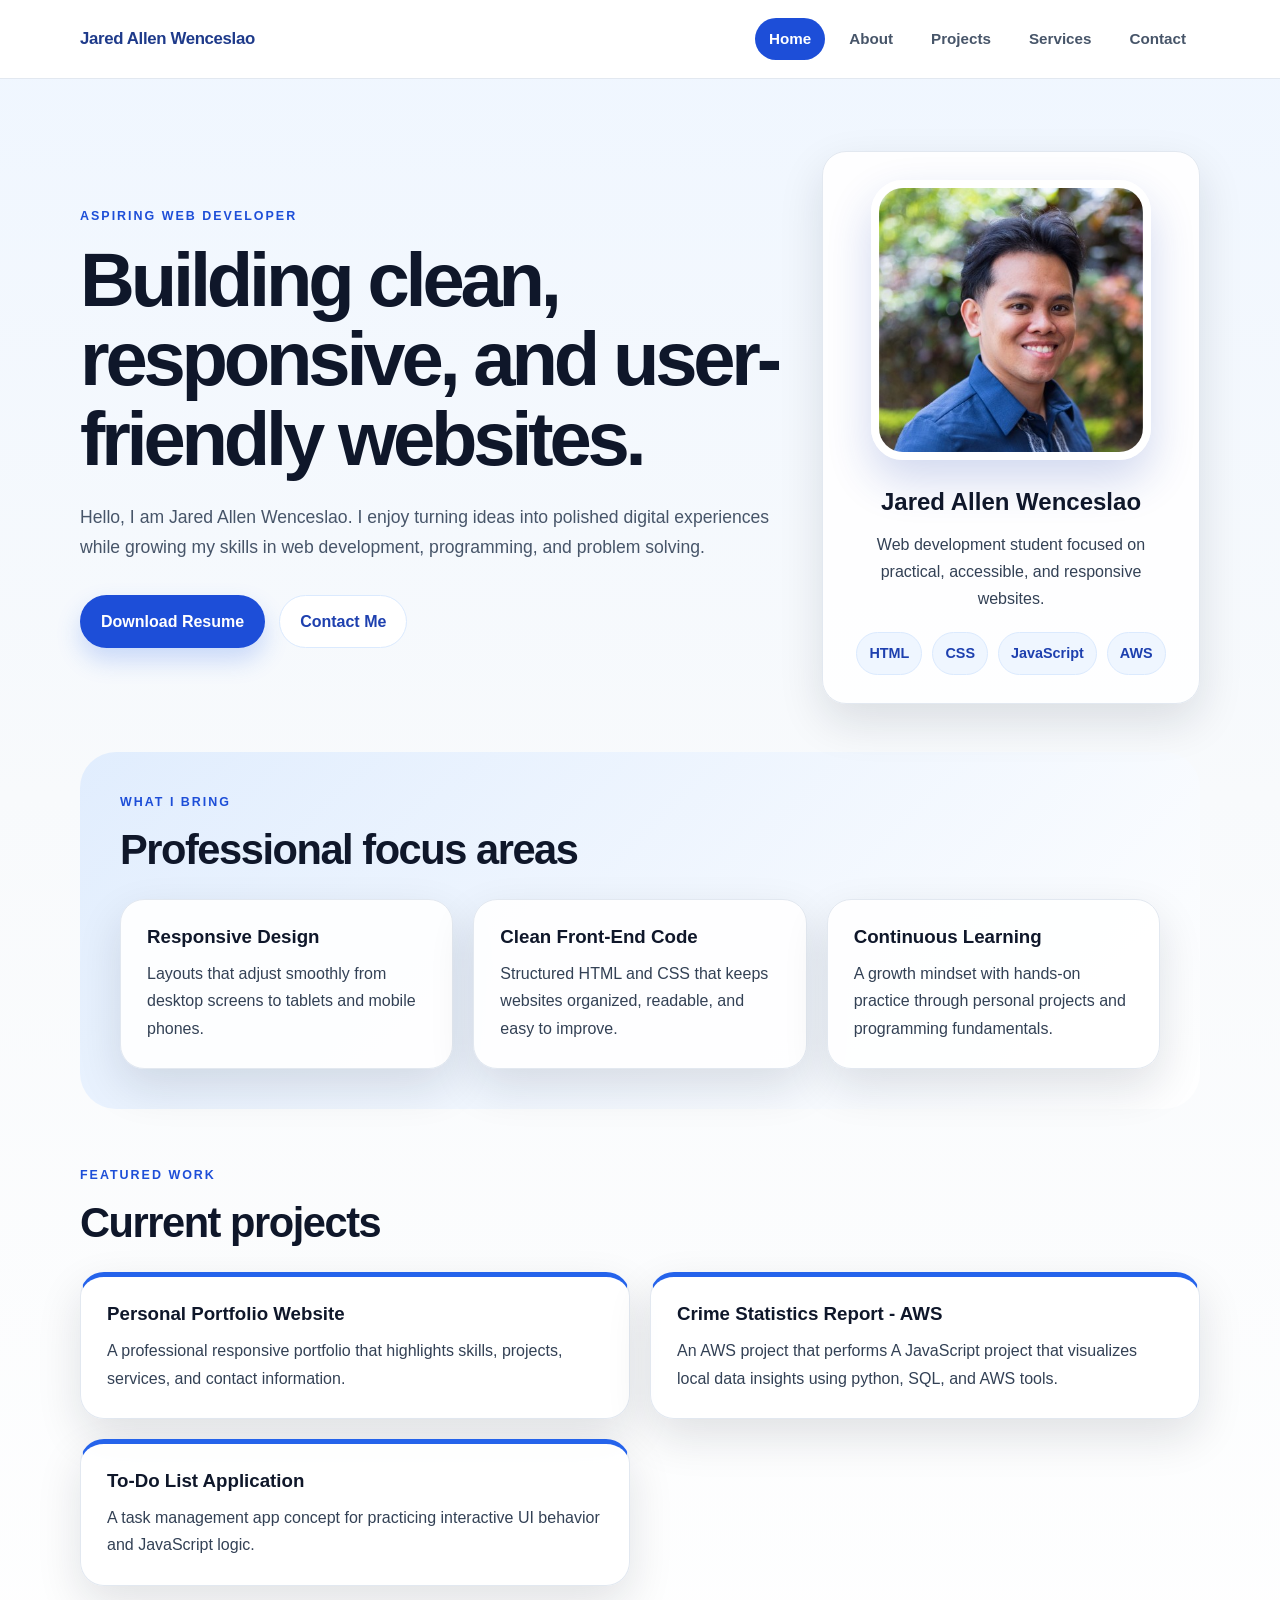
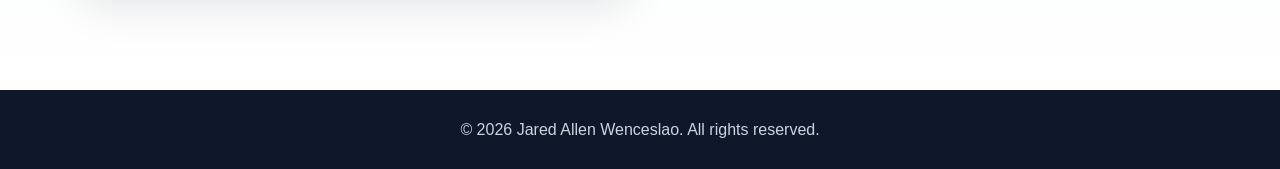
<file: index.html>
<!DOCTYPE html>
<html lang="en">
<head>
    <meta charset="UTF-8">
    <meta name="viewport" content="width=device-width, initial-scale=1.0">
    <meta name="description" content="Professional portfolio for Jared Allen Wenceslao, aspiring web developer and technology enthusiast.">
    <title>Jared Allen Wenceslao | Portfolio</title>
    <link rel="stylesheet" href="style.css">
</head>
<body>
    <header class="site-header">
        <nav class="navbar" aria-label="Main navigation">
            <a class="brand" href="index.html">Jared Allen Wenceslao</a>
            <div class="nav-links">
                <a class="active" href="index.html">Home</a>
                <a href="about.html">About</a>
                <a href="projects.html">Projects</a>
                <a href="services.html">Services</a>
                <a href="contact.html">Contact</a>
            </div>
        </nav>
    </header>

    <main>
        <section class="hero">
            <div class="hero-content">
                <p class="eyebrow">Aspiring Web Developer</p>
                <h1>Building clean, responsive, and user-friendly websites.</h1>
                <p class="hero-copy">
                    Hello, I am Jared Allen Wenceslao. I enjoy turning ideas into polished digital experiences
                    while growing my skills in web development, programming, and problem solving.
                </p>
                <div class="button-row">
                    <a class="button primary" href="Resume - Jared Allen Wenceslao.pdf" download="Resume - Jared Allen Wenceslao.pdf">Download Resume</a>
                    <a class="button secondary" href="contact.html">Contact Me</a>
                </div>
            </div>

            <aside class="profile-card" aria-label="Profile summary">
                <img class="profile-photo" src="profilepic.jpg" alt="My portrait">
                <h2>Jared Allen Wenceslao</h2>
                <p>Web development student focused on practical, accessible, and responsive websites.</p>
                <div class="profile-tags">
                    <span>HTML</span>
                    <span>CSS</span>
                    <span>JavaScript</span>
                    <span>AWS</span>
                </div>
            </aside>
        </section>

        <section class="section section-light">
            <div class="section-heading">
                <p class="eyebrow">What I bring</p>
                <h2>Professional focus areas</h2>
            </div>
            <div class="feature-grid">
                <article class="feature-card">
                    <h3>Responsive Design</h3>
                    <p>Layouts that adjust smoothly from desktop screens to tablets and mobile phones.</p>
                </article>
                <article class="feature-card">
                    <h3>Clean Front-End Code</h3>
                    <p>Structured HTML and CSS that keeps websites organized, readable, and easy to improve.</p>
                </article>
                <article class="feature-card">
                    <h3>Continuous Learning</h3>
                    <p>A growth mindset with hands-on practice through personal projects and programming fundamentals.</p>
                </article>
            </div>
        </section>

        <section class="section">
            <div class="section-heading">
                <p class="eyebrow">Featured work</p>
                <h2>Current projects</h2>
            </div>
            <div class="card-grid">
                <article class="project-card">
                    <h3>Personal Portfolio Website</h3>
                    <p>A professional responsive portfolio that highlights skills, projects, services, and contact information.</p>
                </article>
                <article class="project-card">
                    <h3>Crime Statistics Report - AWS</h3>
                    <p>An AWS project that performs A JavaScript project that visualizes local data insights using python, SQL, and AWS tools.</p>
                </article>
                <article class="project-card">
                    <h3>To-Do List Application</h3>
                    <p>A task management app concept for practicing interactive UI behavior and JavaScript logic.</p>
                </article>
            </div>
        </section>
    </main>

    <footer class="site-footer">
        <p>&copy; 2026 Jared Allen Wenceslao. All rights reserved.</p>
    </footer>
</body>
</html>
</file>
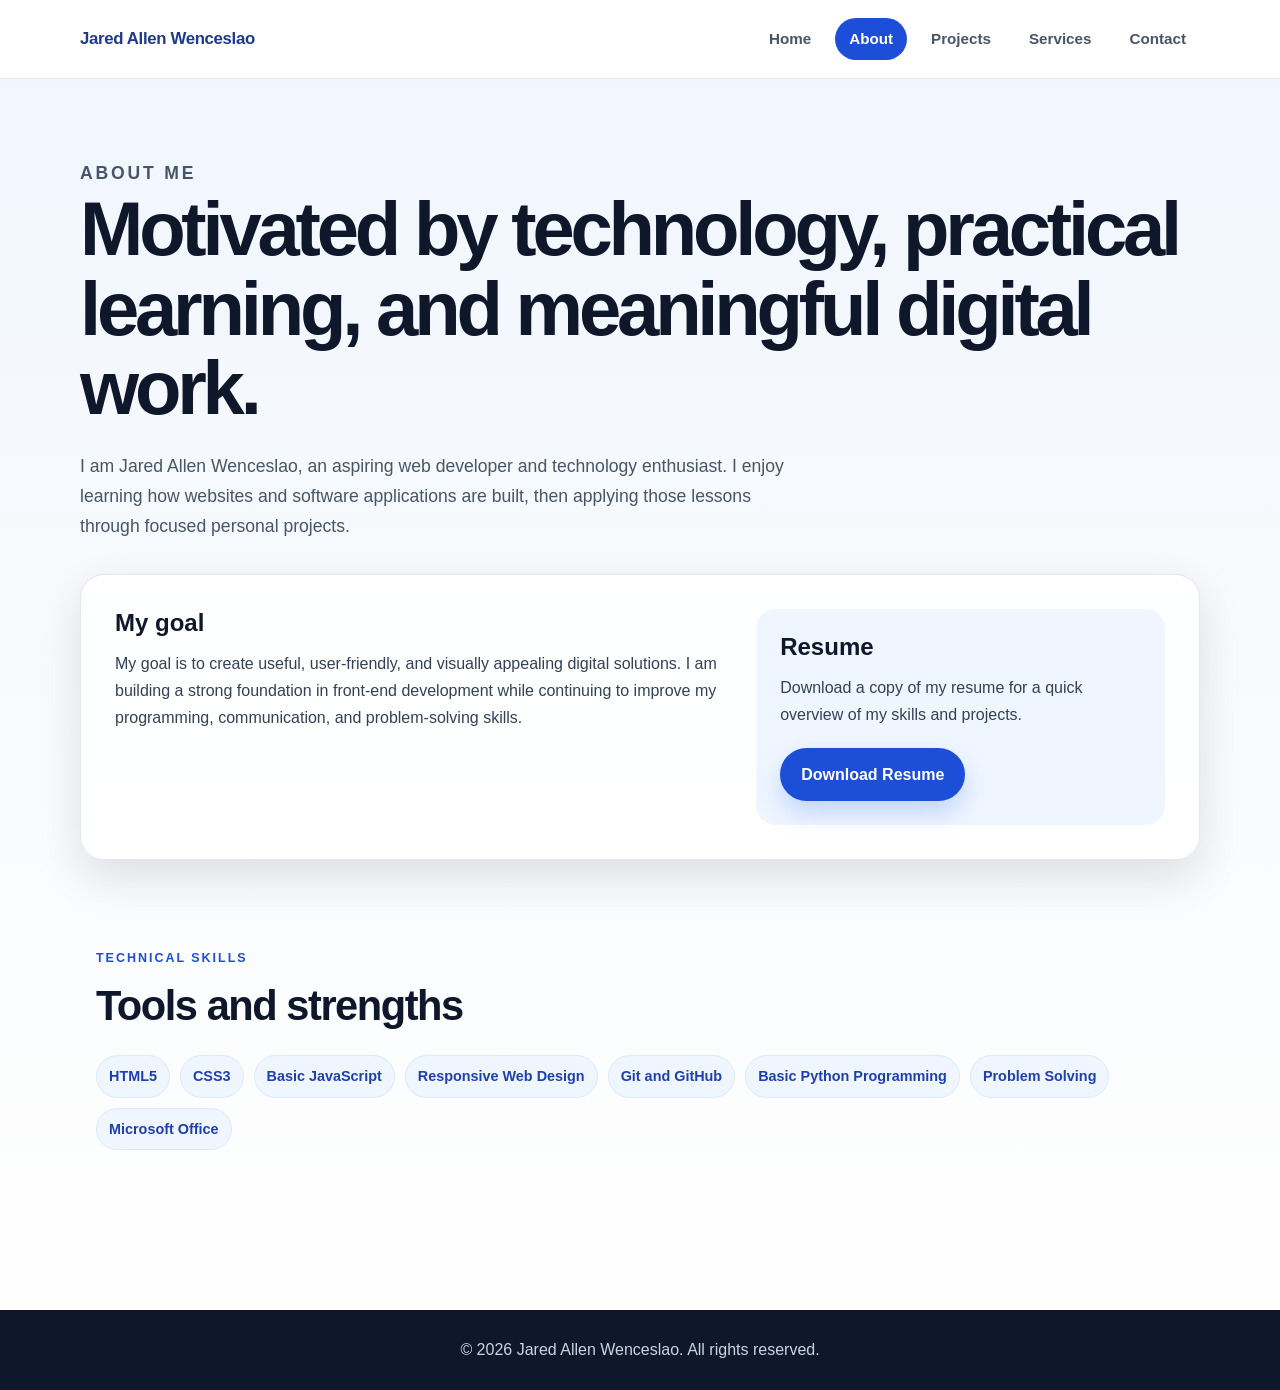
<file: about.html>
<!DOCTYPE html>
<html lang="en">
<head>
    <meta charset="UTF-8">
    <meta name="viewport" content="width=device-width, initial-scale=1.0">
    <meta name="description" content="Learn more about Jared Allen Wenceslao's background, skills, and career goals.">
    <title>About | Jared Allen Wenceslao</title>
    <link rel="stylesheet" href="style.css">
</head>
<body>
    <header class="site-header">
        <nav class="navbar" aria-label="Main navigation">
            <a class="brand" href="index.html">Jared Allen Wenceslao</a>
            <div class="nav-links">
                <a href="index.html">Home</a>
                <a class="active" href="about.html">About</a>
                <a href="projects.html">Projects</a>
                <a href="services.html">Services</a>
                <a href="contact.html">Contact</a>
            </div>
        </nav>
    </header>

    <main class="page-shell">
        <section class="page-hero">
            <p class="eyebrow">About me</p>
            <h1>Motivated by technology, practical learning, and meaningful digital work.</h1>
            <p>
                I am Jared Allen Wenceslao, an aspiring web developer and technology enthusiast.
                I enjoy learning how websites and software applications are built, then applying
                those lessons through focused personal projects.
            </p>
        </section>

        <section class="content-card two-column">
            <div>
                <h2>My goal</h2>
                <p>
                    My goal is to create useful, user-friendly, and visually appealing digital
                    solutions. I am building a strong foundation in front-end development while
                    continuing to improve my programming, communication, and problem-solving skills.
                </p>
            </div>
            <div class="highlight-panel">
                <h2>Resume</h2>
                <p>Download a copy of my resume for a quick overview of my skills and projects.</p>
                <a class="button primary" href="Resume - Jared Allen Wenceslao.pdf" download="Resume - Jared Allen Wenceslao.pdf">Download Resume</a>
            </div>
        </section>

        <section class="section">
            <div class="section-heading">
                <p class="eyebrow">Technical skills</p>
                <h2>Tools and strengths</h2>
            </div>
            <div class="skills-grid">
                <span>HTML5</span>
                <span>CSS3</span>
                <span>Basic JavaScript</span>
                <span>Responsive Web Design</span>
                <span>Git and GitHub</span>
                <span>Basic Python Programming</span>
                <span>Problem Solving</span>
                <span>Microsoft Office</span>
            </div>
        </section>
    </main>

    <footer class="site-footer">
        <p>&copy; 2026 Jared Allen Wenceslao. All rights reserved.</p>
    </footer>
</body>
</html>
</file>
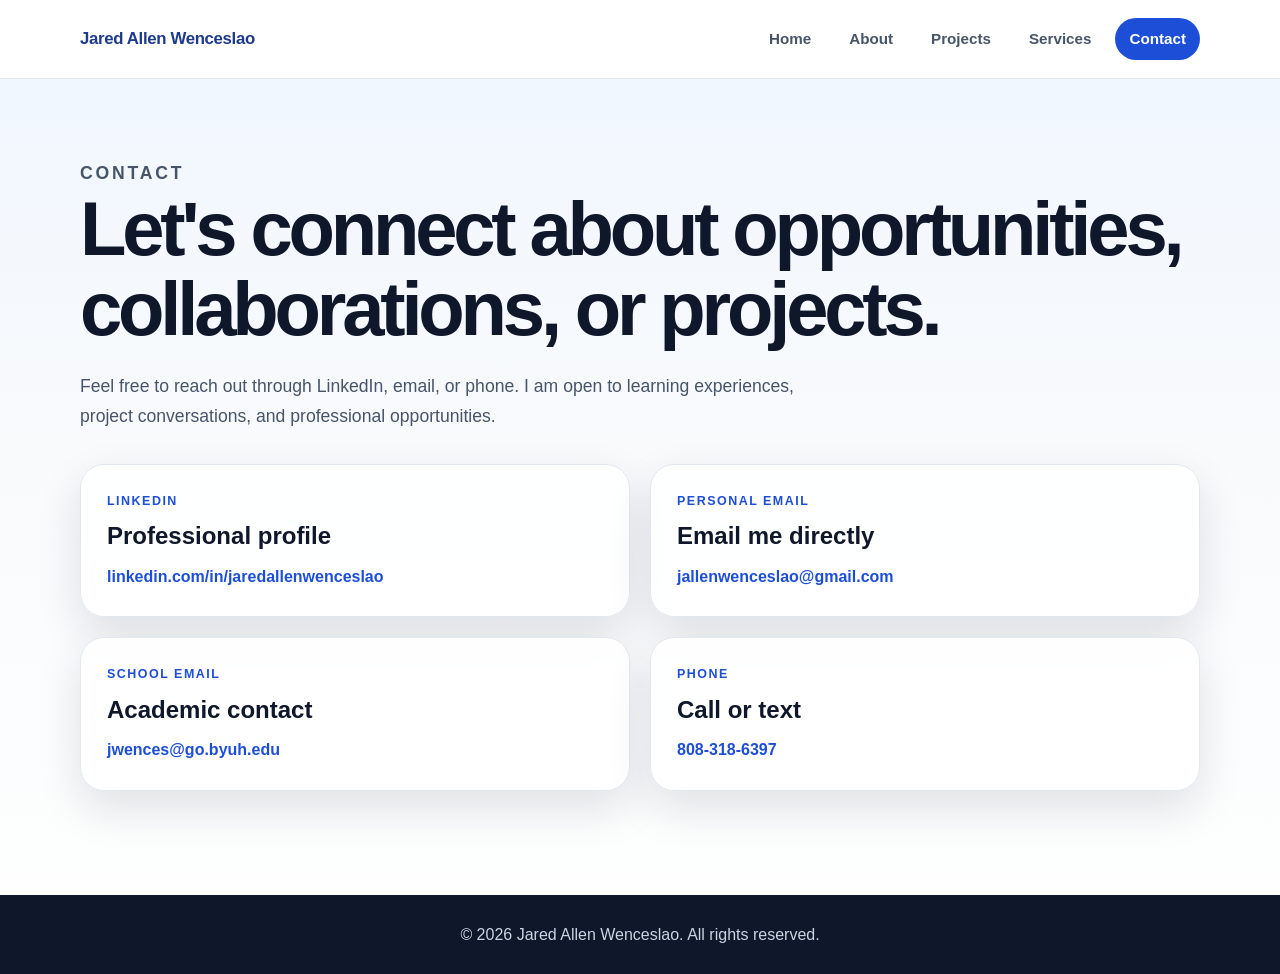
<file: contact.html>
<!DOCTYPE html>
<html lang="en">
<head>
    <meta charset="UTF-8">
    <meta name="viewport" content="width=device-width, initial-scale=1.0">
    <meta name="description" content="Contact Jared Allen Wenceslao by LinkedIn, email, or phone.">
    <title>Contact | Jared Allen Wenceslao</title>
    <link rel="stylesheet" href="style.css">
</head>
<body>
    <header class="site-header">
        <nav class="navbar" aria-label="Main navigation">
            <a class="brand" href="index.html">Jared Allen Wenceslao</a>
            <div class="nav-links">
                <a href="index.html">Home</a>
                <a href="about.html">About</a>
                <a href="projects.html">Projects</a>
                <a href="services.html">Services</a>
                <a class="active" href="contact.html">Contact</a>
            </div>
        </nav>
    </header>

    <main class="page-shell">
        <section class="page-hero">
            <p class="eyebrow">Contact</p>
            <h1>Let's connect about opportunities, collaborations, or projects.</h1>
            <p>
                Feel free to reach out through LinkedIn, email, or phone. I am open to
                learning experiences, project conversations, and professional opportunities.
            </p>
        </section>

        <section class="contact-grid">
            <article class="contact-item">
                <span class="contact-label">LinkedIn</span>
                <h2>Professional profile</h2>
                <a href="https://www.linkedin.com/in/jaredallenwenceslao/" target="_blank" rel="noopener">
                    linkedin.com/in/jaredallenwenceslao
                </a>
            </article>

            <article class="contact-item">
                <span class="contact-label">Personal email</span>
                <h2>Email me directly</h2>
                <a href="mailto:jallenwenceslao@gmail.com">jallenwenceslao@gmail.com</a>
            </article>

            <article class="contact-item">
                <span class="contact-label">School email</span>
                <h2>Academic contact</h2>
                <a href="mailto:jwences@go.byuh.edu">jwences@go.byuh.edu</a>
            </article>

            <article class="contact-item">
                <span class="contact-label">Phone</span>
                <h2>Call or text</h2>
                <a href="tel:+18083186397">808-318-6397</a>
            </article>
        </section>
    </main>

    <footer class="site-footer">
        <p>&copy; 2026 Jared Allen Wenceslao. All rights reserved.</p>
    </footer>
</body>
</html>
</file>
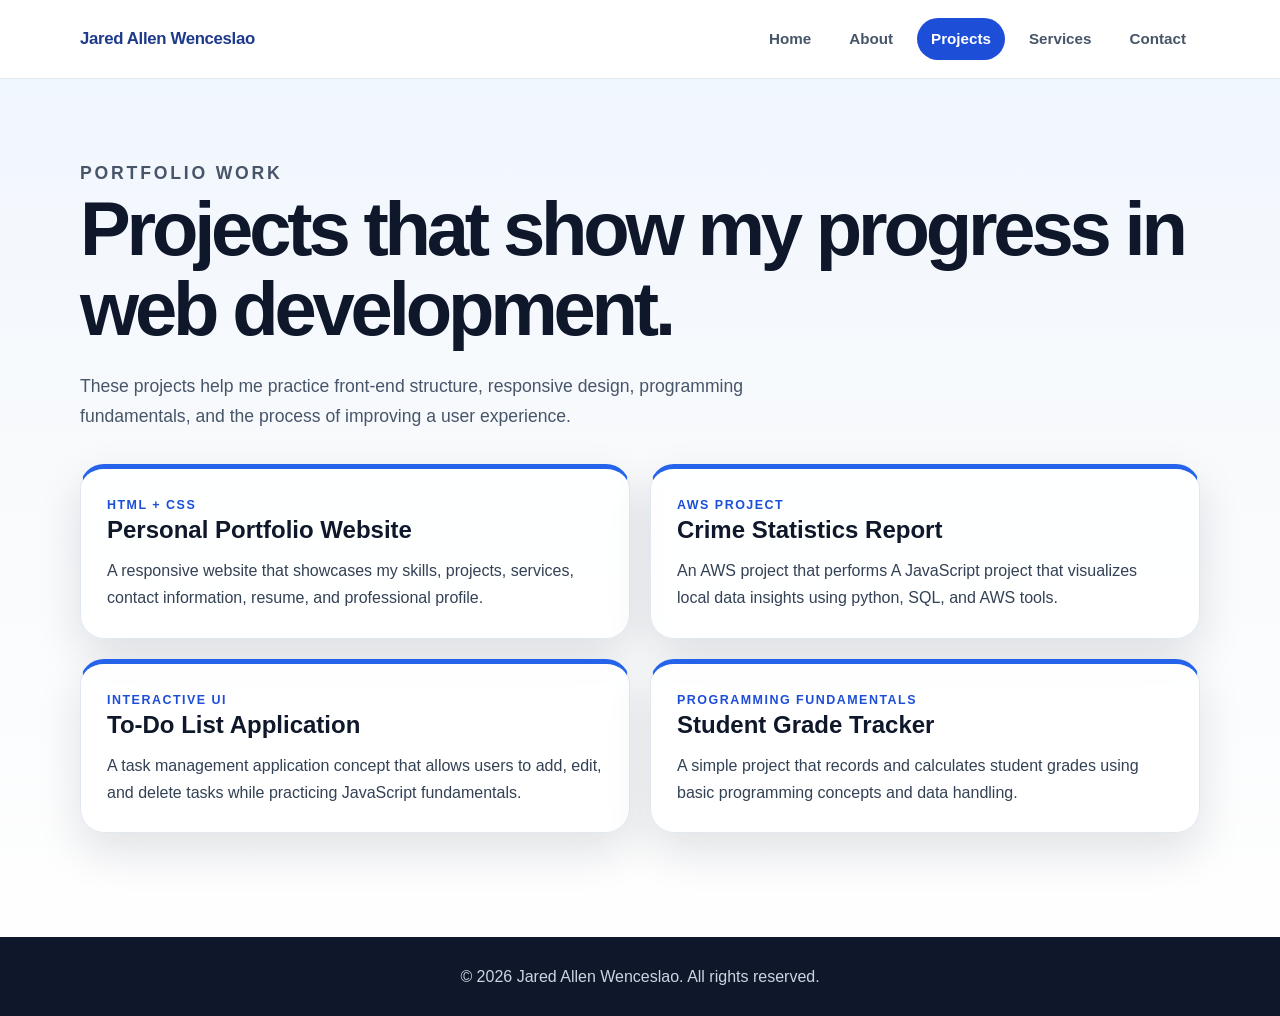
<file: projects.html>
<!DOCTYPE html>
<html lang="en">
<head>
    <meta charset="UTF-8">
    <meta name="viewport" content="width=device-width, initial-scale=1.0">
    <meta name="description" content="Projects by Jared Allen Wenceslao, including responsive websites and beginner JavaScript applications.">
    <title>Projects | Jared Allen Wenceslao</title>
    <link rel="stylesheet" href="style.css">
</head>
<body>
    <header class="site-header">
        <nav class="navbar" aria-label="Main navigation">
            <a class="brand" href="index.html">Jared Allen Wenceslao</a>
            <div class="nav-links">
                <a href="index.html">Home</a>
                <a href="about.html">About</a>
                <a class="active" href="projects.html">Projects</a>
                <a href="services.html">Services</a>
                <a href="contact.html">Contact</a>
            </div>
        </nav>
    </header>

    <main class="page-shell">
        <section class="page-hero">
            <p class="eyebrow">Portfolio work</p>
            <h1>Projects that show my progress in web development.</h1>
            <p>
                These projects help me practice front-end structure, responsive design,
                programming fundamentals, and the process of improving a user experience.
            </p>
        </section>

        <section class="card-grid">
            <article class="project-card">
                <p class="project-meta">HTML + CSS</p>
                <h2>Personal Portfolio Website</h2>
                <p>
                    A responsive website that showcases my skills, projects, services,
                    contact information, resume, and professional profile.
                </p>
            </article>

            <article class="project-card">
                <p class="project-meta">AWS Project</p>
                <h2>Crime Statistics Report</h2>
                <p>
                    An AWS project that performs A JavaScript project 
                    that visualizes local data insights using python, SQL, and AWS tools.
                </p>
            </article>

            <article class="project-card">
                <p class="project-meta">Interactive UI</p>
                <h2>To-Do List Application</h2>
                <p>
                    A task management application concept that allows users to add, edit,
                    and delete tasks while practicing JavaScript fundamentals.
                </p>
            </article>

            <article class="project-card">
                <p class="project-meta">Programming Fundamentals</p>
                <h2>Student Grade Tracker</h2>
                <p>
                    A simple project that records and calculates student grades using
                    basic programming concepts and data handling.
                </p>
            </article>
        </section>
    </main>

    <footer class="site-footer">
        <p>&copy; 2026 Jared Allen Wenceslao. All rights reserved.</p>
    </footer>
</body>
</html>
</file>
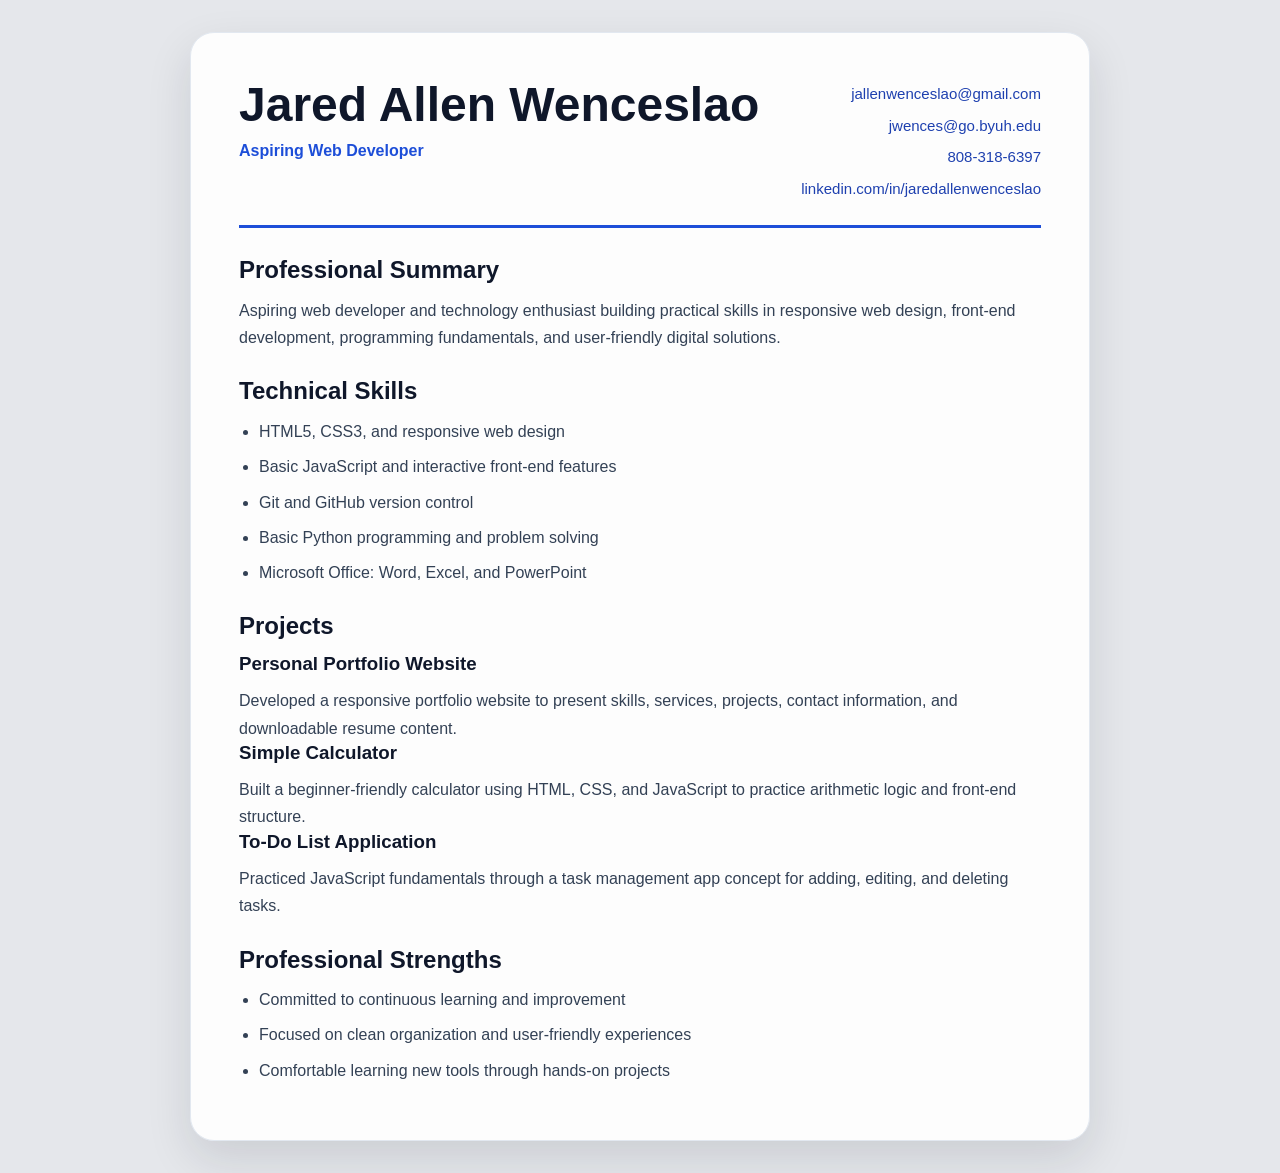
<file: resume.html>
<!DOCTYPE html>
<html lang="en">
<head>
    <meta charset="UTF-8">
    <meta name="viewport" content="width=device-width, initial-scale=1.0">
    <title>Resume | Jared Allen Wenceslao</title>
    <link rel="stylesheet" href="style.css">
</head>
<body class="resume-page">
    <main class="resume-document">
        <header class="resume-header">
            <div>
                <h1>Jared Allen Wenceslao</h1>
                <p>Aspiring Web Developer</p>
            </div>
            <div class="resume-contact">
                <a href="mailto:jallenwenceslao@gmail.com">jallenwenceslao@gmail.com</a>
                <a href="mailto:jwences@go.byuh.edu">jwences@go.byuh.edu</a>
                <a href="tel:+18083186397">808-318-6397</a>
                <a href="https://www.linkedin.com/in/jaredallenwenceslao/">linkedin.com/in/jaredallenwenceslao</a>
            </div>
        </header>

        <section>
            <h2>Professional Summary</h2>
            <p>
                Aspiring web developer and technology enthusiast building practical skills in
                responsive web design, front-end development, programming fundamentals, and
                user-friendly digital solutions.
            </p>
        </section>

        <section>
            <h2>Technical Skills</h2>
            <ul class="resume-list">
                <li>HTML5, CSS3, and responsive web design</li>
                <li>Basic JavaScript and interactive front-end features</li>
                <li>Git and GitHub version control</li>
                <li>Basic Python programming and problem solving</li>
                <li>Microsoft Office: Word, Excel, and PowerPoint</li>
            </ul>
        </section>

        <section>
            <h2>Projects</h2>
            <article>
                <h3>Personal Portfolio Website</h3>
                <p>
                    Developed a responsive portfolio website to present skills, services, projects,
                    contact information, and downloadable resume content.
                </p>
            </article>
            <article>
                <h3>Simple Calculator</h3>
                <p>
                    Built a beginner-friendly calculator using HTML, CSS, and JavaScript to practice
                    arithmetic logic and front-end structure.
                </p>
            </article>
            <article>
                <h3>To-Do List Application</h3>
                <p>
                    Practiced JavaScript fundamentals through a task management app concept for adding,
                    editing, and deleting tasks.
                </p>
            </article>
        </section>

        <section>
            <h2>Professional Strengths</h2>
            <ul class="resume-list">
                <li>Committed to continuous learning and improvement</li>
                <li>Focused on clean organization and user-friendly experiences</li>
                <li>Comfortable learning new tools through hands-on projects</li>
            </ul>
        </section>
    </main>
</body>
</html>
</file>
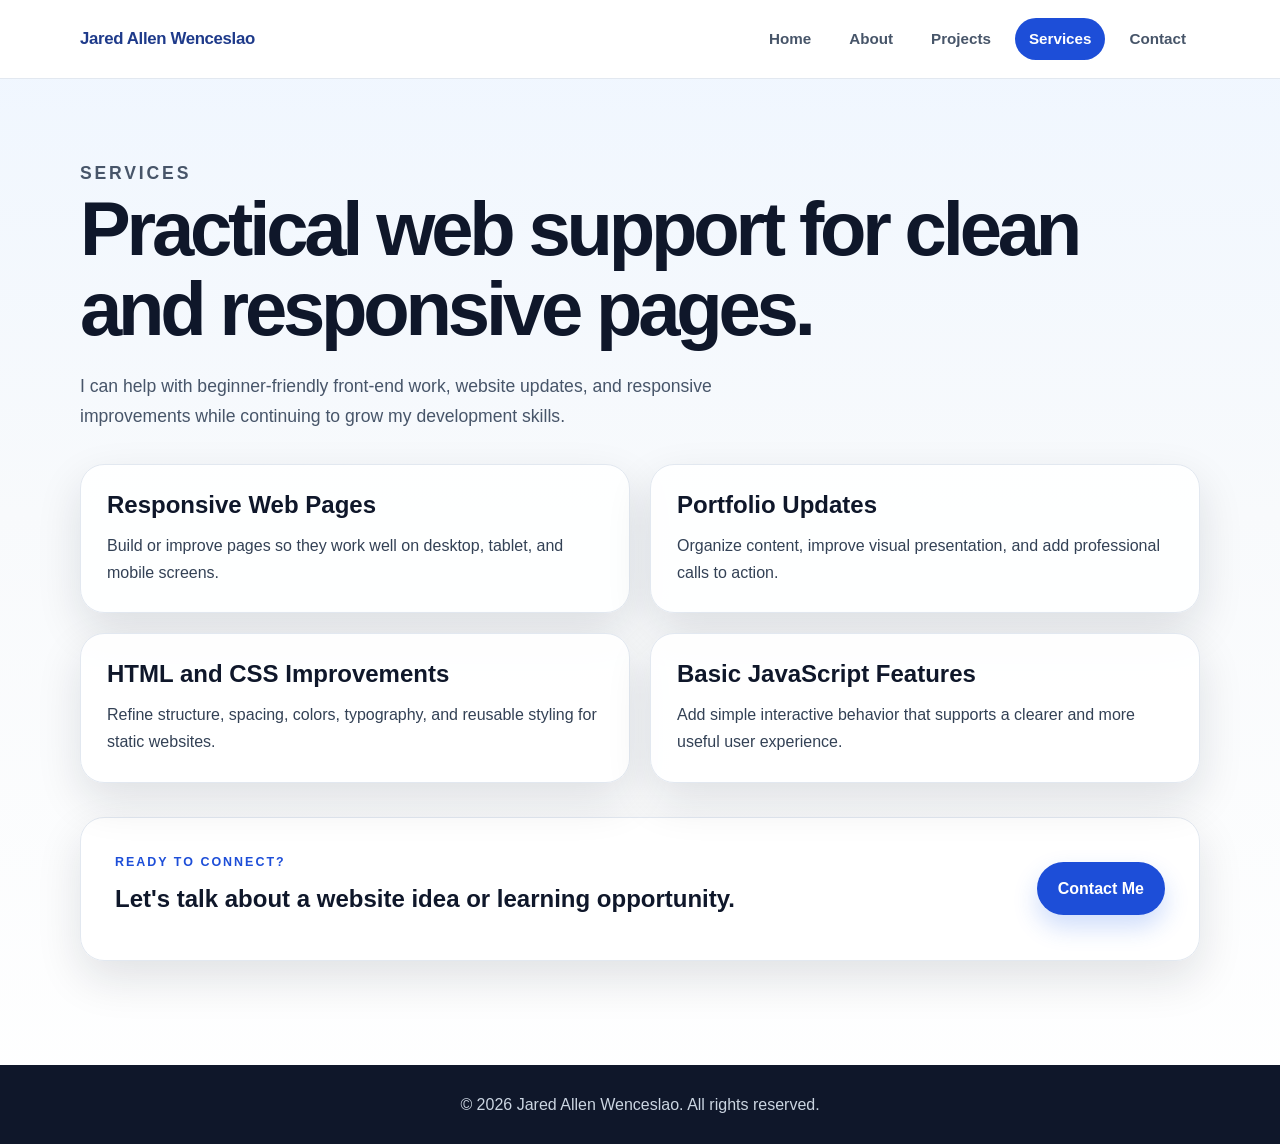
<file: services.html>
<!DOCTYPE html>
<html lang="en">
<head>
    <meta charset="UTF-8">
    <meta name="viewport" content="width=device-width, initial-scale=1.0">
    <meta name="description" content="Services Jared Allen Wenceslao can support, including responsive web pages and website improvements.">
    <title>Services | Jared Allen Wenceslao</title>
    <link rel="stylesheet" href="style.css">
</head>
<body>
    <header class="site-header">
        <nav class="navbar" aria-label="Main navigation">
            <a class="brand" href="index.html">Jared Allen Wenceslao</a>
            <div class="nav-links">
                <a href="index.html">Home</a>
                <a href="about.html">About</a>
                <a href="projects.html">Projects</a>
                <a class="active" href="services.html">Services</a>
                <a href="contact.html">Contact</a>
            </div>
        </nav>
    </header>

    <main class="page-shell">
        <section class="page-hero">
            <p class="eyebrow">Services</p>
            <h1>Practical web support for clean and responsive pages.</h1>
            <p>
                I can help with beginner-friendly front-end work, website updates,
                and responsive improvements while continuing to grow my development skills.
            </p>
        </section>

        <section class="card-grid">
            <article class="feature-card">
                <h2>Responsive Web Pages</h2>
                <p>Build or improve pages so they work well on desktop, tablet, and mobile screens.</p>
            </article>
            <article class="feature-card">
                <h2>Portfolio Updates</h2>
                <p>Organize content, improve visual presentation, and add professional calls to action.</p>
            </article>
            <article class="feature-card">
                <h2>HTML and CSS Improvements</h2>
                <p>Refine structure, spacing, colors, typography, and reusable styling for static websites.</p>
            </article>
            <article class="feature-card">
                <h2>Basic JavaScript Features</h2>
                <p>Add simple interactive behavior that supports a clearer and more useful user experience.</p>
            </article>
        </section>

        <section class="cta-band">
            <div>
                <p class="eyebrow">Ready to connect?</p>
                <h2>Let's talk about a website idea or learning opportunity.</h2>
            </div>
            <a class="button primary" href="contact.html">Contact Me</a>
        </section>
    </main>

    <footer class="site-footer">
        <p>&copy; 2026 Jared Allen Wenceslao. All rights reserved.</p>
    </footer>
</body>
</html>
</file>
<file: style.css>
:root {
    --blue-950: #0f172a;
    --blue-900: #1e3a8a;
    --blue-800: #1e40af;
    --blue-700: #1d4ed8;
    --blue-600: #2563eb;
    --blue-100: #dbeafe;
    --blue-50: #eff6ff;
    --slate-700: #334155;
    --slate-600: #475569;
    --slate-200: #e2e8f0;
    --white: #ffffff;
    --shadow: 0 18px 45px rgba(15, 23, 42, 0.12);
    --radius: 24px;
}

* {
    box-sizing: border-box;
}

html {
    scroll-behavior: smooth;
}

body {
    margin: 0;
    font-family: Arial, Helvetica, sans-serif;
    line-height: 1.7;
    color: var(--slate-700);
    background: linear-gradient(180deg, var(--blue-50) 0%, #f8fafc 45%, var(--white) 100%);
}

a {
    color: inherit;
}

img {
    display: block;
    max-width: 100%;
}

.site-header {
    position: sticky;
    top: 0;
    z-index: 10;
    background: rgba(255, 255, 255, 0.95);
    border-bottom: 1px solid var(--slate-200);
    backdrop-filter: blur(12px);
}

.navbar {
    display: flex;
    align-items: center;
    justify-content: space-between;
    gap: 24px;
    width: min(1120px, calc(100% - 32px));
    margin: 0 auto;
    padding: 18px 0;
}

.brand {
    color: var(--blue-900);
    font-size: 1.05rem;
    font-weight: 800;
    letter-spacing: -0.02em;
    text-decoration: none;
}

.nav-links {
    display: flex;
    align-items: center;
    justify-content: flex-end;
    flex-wrap: wrap;
    gap: 10px;
}

.nav-links a {
    color: var(--slate-600);
    border-radius: 999px;
    font-size: 0.95rem;
    font-weight: 700;
    padding: 8px 14px;
    text-decoration: none;
    transition: 0.2s ease;
}

.nav-links a:hover,
.nav-links a.active {
    color: var(--white);
    background: var(--blue-700);
}

.hero,
.page-shell,
.section {
    width: min(1120px, calc(100% - 32px));
    margin: 0 auto;
}

.hero {
    display: grid;
    grid-template-columns: minmax(0, 1.3fr) minmax(280px, 0.7fr);
    align-items: center;
    gap: 40px;
    padding: 72px 0 48px;
}

.hero-content h1,
.page-hero h1 {
    color: var(--blue-950);
    font-size: clamp(2.2rem, 6vw, 4.75rem);
    line-height: 1.05;
    letter-spacing: -0.055em;
    margin: 0;
}

.hero-copy,
.page-hero p {
    max-width: 720px;
    color: var(--slate-600);
    font-size: 1.1rem;
    margin: 24px 0 0;
}

.eyebrow {
    color: var(--blue-700);
    font-size: 0.78rem;
    font-weight: 800;
    letter-spacing: 0.16em;
    margin: 0 0 12px;
    text-transform: uppercase;
}

.button-row {
    display: flex;
    flex-wrap: wrap;
    gap: 14px;
    margin-top: 32px;
}

.button {
    display: inline-flex;
    align-items: center;
    justify-content: center;
    min-height: 48px;
    border: 1px solid transparent;
    border-radius: 999px;
    font-weight: 800;
    padding: 12px 20px;
    text-decoration: none;
    transition: transform 0.2s ease, box-shadow 0.2s ease, background 0.2s ease;
}

.button:hover {
    transform: translateY(-2px);
}

.button.primary {
    color: var(--white);
    background: var(--blue-700);
    box-shadow: 0 12px 24px rgba(37, 99, 235, 0.22);
}

.button.primary:hover {
    background: var(--blue-800);
}

.button.secondary {
    color: var(--blue-800);
    background: var(--white);
    border-color: var(--blue-100);
}

.profile-card,
.content-card,
.feature-card,
.project-card,
.contact-item,
.cta-band,
.resume-document {
    background: rgba(255, 255, 255, 0.92);
    border: 1px solid var(--slate-200);
    border-radius: var(--radius);
    box-shadow: var(--shadow);
}

.profile-card {
    padding: 28px;
    text-align: center;
}

.profile-photo {
    width: min(280px, 80vw);
    aspect-ratio: 1;
    object-fit: cover;
    border: 8px solid var(--white);
    border-radius: 32px;
    box-shadow: 0 20px 45px rgba(30, 64, 175, 0.2);
    margin: 0 auto 22px;
}

.profile-card h2 {
    color: var(--blue-950);
    font-size: 1.5rem;
    margin: 0 0 8px;
}

.profile-card p {
    margin: 0;
}

.profile-tags,
.skills-grid {
    display: flex;
    flex-wrap: wrap;
    gap: 10px;
}

.profile-tags {
    justify-content: center;
    margin-top: 20px;
}

.profile-tags span,
.skills-grid span {
    color: var(--blue-800);
    background: var(--blue-50);
    border: 1px solid var(--blue-100);
    border-radius: 999px;
    font-size: 0.9rem;
    font-weight: 800;
    padding: 8px 12px;
}

.section {
    padding: 56px 0;
}

.section-light {
    background: linear-gradient(135deg, rgba(219, 234, 254, 0.8), rgba(255, 255, 255, 0.92));
    border-radius: 36px;
    padding: 40px;
}

.section-heading {
    max-width: 720px;
    margin-bottom: 24px;
}

.section-heading h2,
.content-card h2,
.feature-card h2,
.feature-card h3,
.project-card h2,
.project-card h3,
.contact-item h2,
.cta-band h2,
.resume-document h2,
.resume-document h3 {
    color: var(--blue-950);
    line-height: 1.2;
    margin: 0 0 12px;
}

.section-heading h2 {
    font-size: clamp(1.8rem, 4vw, 2.6rem);
    letter-spacing: -0.035em;
}

.feature-grid,
.card-grid,
.contact-grid {
    display: grid;
    grid-template-columns: repeat(3, minmax(0, 1fr));
    gap: 20px;
}

.card-grid {
    grid-template-columns: repeat(2, minmax(0, 1fr));
}

.feature-card,
.project-card,
.contact-item {
    padding: 26px;
}

.feature-card p,
.project-card p,
.contact-item p,
.content-card p,
.resume-document p {
    margin: 0;
}

.project-card {
    border-top: 5px solid var(--blue-600);
}

.project-meta,
.contact-label {
    color: var(--blue-700);
    display: block;
    font-size: 0.78rem;
    font-weight: 800;
    letter-spacing: 0.12em;
    margin: 0 0 10px;
    text-transform: uppercase;
}

.page-shell {
    padding: 56px 0;
}

.page-hero {
    margin-bottom: 32px;
}

.content-card {
    padding: 34px;
    margin: 32px 0;
}

.two-column {
    display: grid;
    grid-template-columns: minmax(0, 1.2fr) minmax(260px, 0.8fr);
    gap: 28px;
}

.highlight-panel {
    background: var(--blue-50);
    border-radius: 20px;
    padding: 24px;
}

.highlight-panel .button {
    margin-top: 20px;
}

.skills-grid {
    align-items: center;
}

.cta-band {
    display: flex;
    align-items: center;
    justify-content: space-between;
    gap: 24px;
    padding: 34px;
    margin-top: 34px;
}

.contact-grid {
    grid-template-columns: repeat(2, minmax(0, 1fr));
}

.contact-item a {
    color: var(--blue-700);
    font-weight: 800;
    overflow-wrap: anywhere;
    text-decoration: none;
}

.contact-item a:hover {
    text-decoration: underline;
}

.site-footer {
    color: #cbd5e1;
    background: var(--blue-950);
    margin-top: 48px;
    padding: 26px 16px;
    text-align: center;
}

.site-footer p {
    margin: 0;
}

.resume-page {
    background: #e5e7eb;
    padding: 32px 16px;
}

.resume-document {
    max-width: 900px;
    margin: 0 auto;
    padding: 48px;
}

.resume-header {
    display: flex;
    align-items: flex-start;
    justify-content: space-between;
    gap: 24px;
    border-bottom: 3px solid var(--blue-700);
    padding-bottom: 24px;
    margin-bottom: 28px;
}

.resume-header h1 {
    color: var(--blue-950);
    font-size: clamp(2rem, 4vw, 3rem);
    line-height: 1;
    margin: 0 0 8px;
}

.resume-header p {
    color: var(--blue-700);
    font-weight: 800;
}

.resume-contact {
    display: grid;
    gap: 6px;
    font-size: 0.94rem;
    text-align: right;
}

.resume-contact a {
    color: var(--blue-800);
    text-decoration: none;
}

.resume-document section {
    margin-top: 26px;
}

.resume-list {
    margin: 0;
    padding-left: 20px;
}

.resume-list li {
    margin-bottom: 8px;
}

:focus-visible {
    outline: 3px solid var(--blue-600);
    outline-offset: 3px;
}

@media (max-width: 900px) {
    .navbar,
    .hero,
    .two-column,
    .resume-header {
        grid-template-columns: 1fr;
    }

    .navbar {
        align-items: flex-start;
        flex-direction: column;
    }

    .nav-links {
        justify-content: flex-start;
    }

    .hero {
        padding-top: 48px;
    }

    .feature-grid,
    .card-grid,
    .contact-grid {
        grid-template-columns: 1fr;
    }

    .cta-band {
        align-items: flex-start;
        flex-direction: column;
    }

    .resume-contact {
        text-align: left;
    }
}

@media (max-width: 600px) {
    .navbar,
    .hero,
    .page-shell,
    .section {
        width: min(100% - 24px, 1120px);
    }

    .nav-links a {
        padding: 7px 10px;
    }

    .hero {
        gap: 26px;
    }

    .button-row,
    .button {
        width: 100%;
    }

    .section-light,
    .content-card,
    .feature-card,
    .project-card,
    .contact-item,
    .cta-band,
    .resume-document {
        border-radius: 18px;
        padding: 22px;
    }

    .profile-card {
        padding: 22px;
    }

    .profile-photo {
        border-radius: 22px;
    }

    .resume-page {
        padding: 12px;
    }
}

@media print {
    body,
    .resume-page {
        background: var(--white);
        color: #111827;
        padding: 0;
    }

    .resume-document {
        border: 0;
        border-radius: 0;
        box-shadow: none;
        max-width: none;
        padding: 0;
    }

    a {
        color: #111827;
    }
}
</file>
